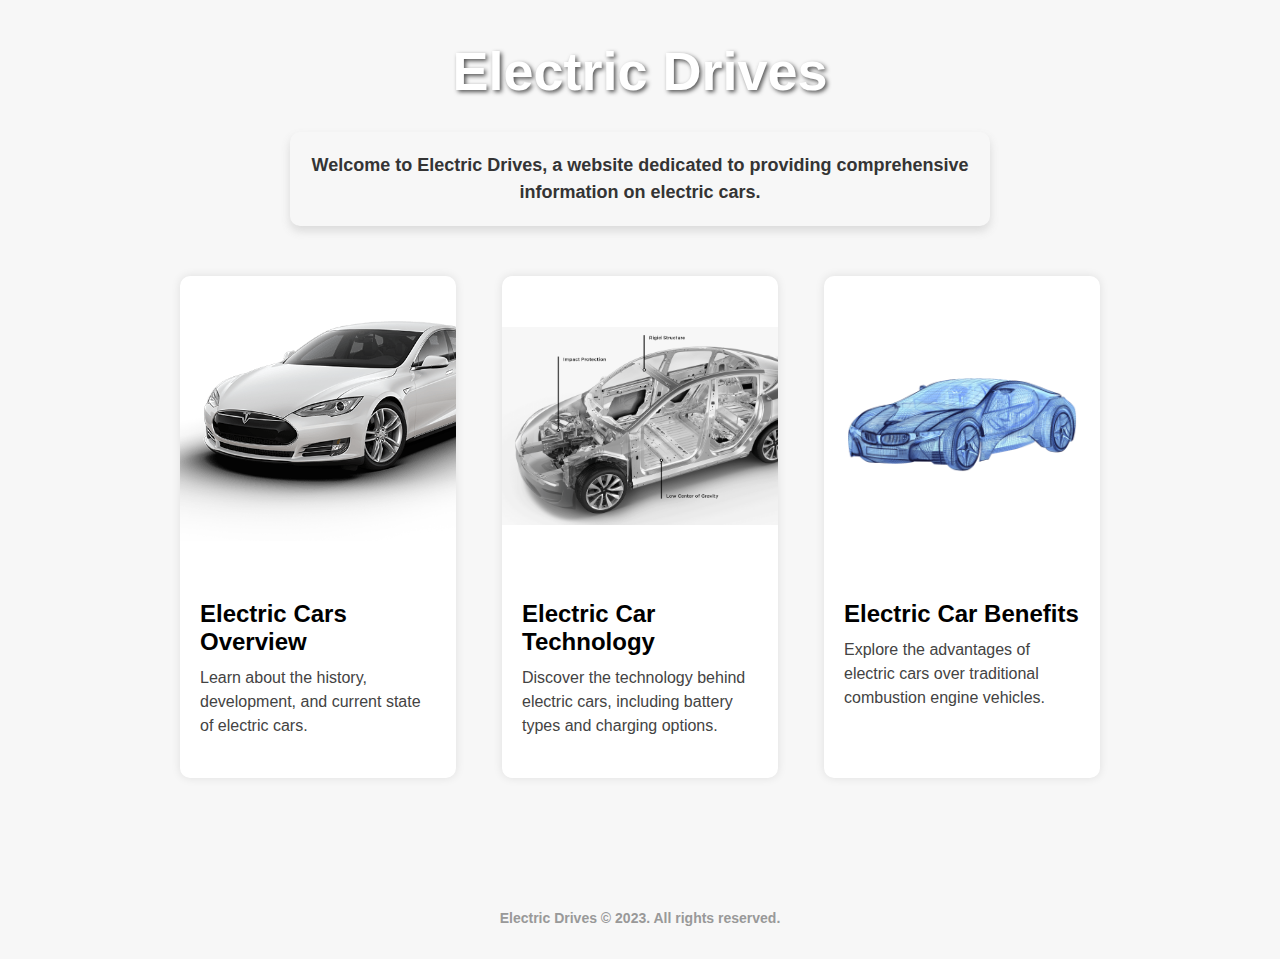
<file: index.html>
<!DOCTYPE html>
<html lang="en">
  <head>
    <meta charset="UTF-8">
    <meta name="viewport" content="width=device-width, initial-scale=1.0">
    <title>Electric Drives Homepage</title>
    <link rel="stylesheet" type="text/css" href="style/style.css">
  </head>
  <body>
    <div class="container">
      <h1>Electric Drives</h1>
      <p class="startp">Welcome to Electric Drives, a website dedicated to providing comprehensive information on electric cars.</p>
      <div class="card-container">
        <div class="card">
          <a href="overview.html">
            <img id="img1" src="assets/electric-car-overview.png" alt="Electric Cars Overview">
            <div class="card-content">
              <h2>Electric Cars Overview</h2>
              <p>Learn about the history, development, and current state of electric cars.</p>
            </div>
          </a>
        </div>
        <div class="card">
          <a href="technology.html">
            <img src="assets/electric-car-technology.jpg" alt="Electric Car Technology">
            <div class="card-content">
              <h2>Electric Car Technology</h2>
              <p>Discover the technology behind electric cars, including battery types and charging options.</p>
            </div>
          </a>
        </div>
        <div class="card">
          <a href="benefits.html">
            <img src="assets/electric-car-benefits.jpg" alt="Electric Car Benefits">
            <div class="card-content">
              <h2>Electric Car Benefits</h2>
              <p>Explore the advantages of electric cars over traditional combustion engine vehicles.</p>
            </div>
          </a>
        </div>
      </div>
      <div class="company-info">
        <p>Electric Drives &copy; 2023. All rights reserved.</p>
      </div>
    </div>
  </body>
</html>
</file>
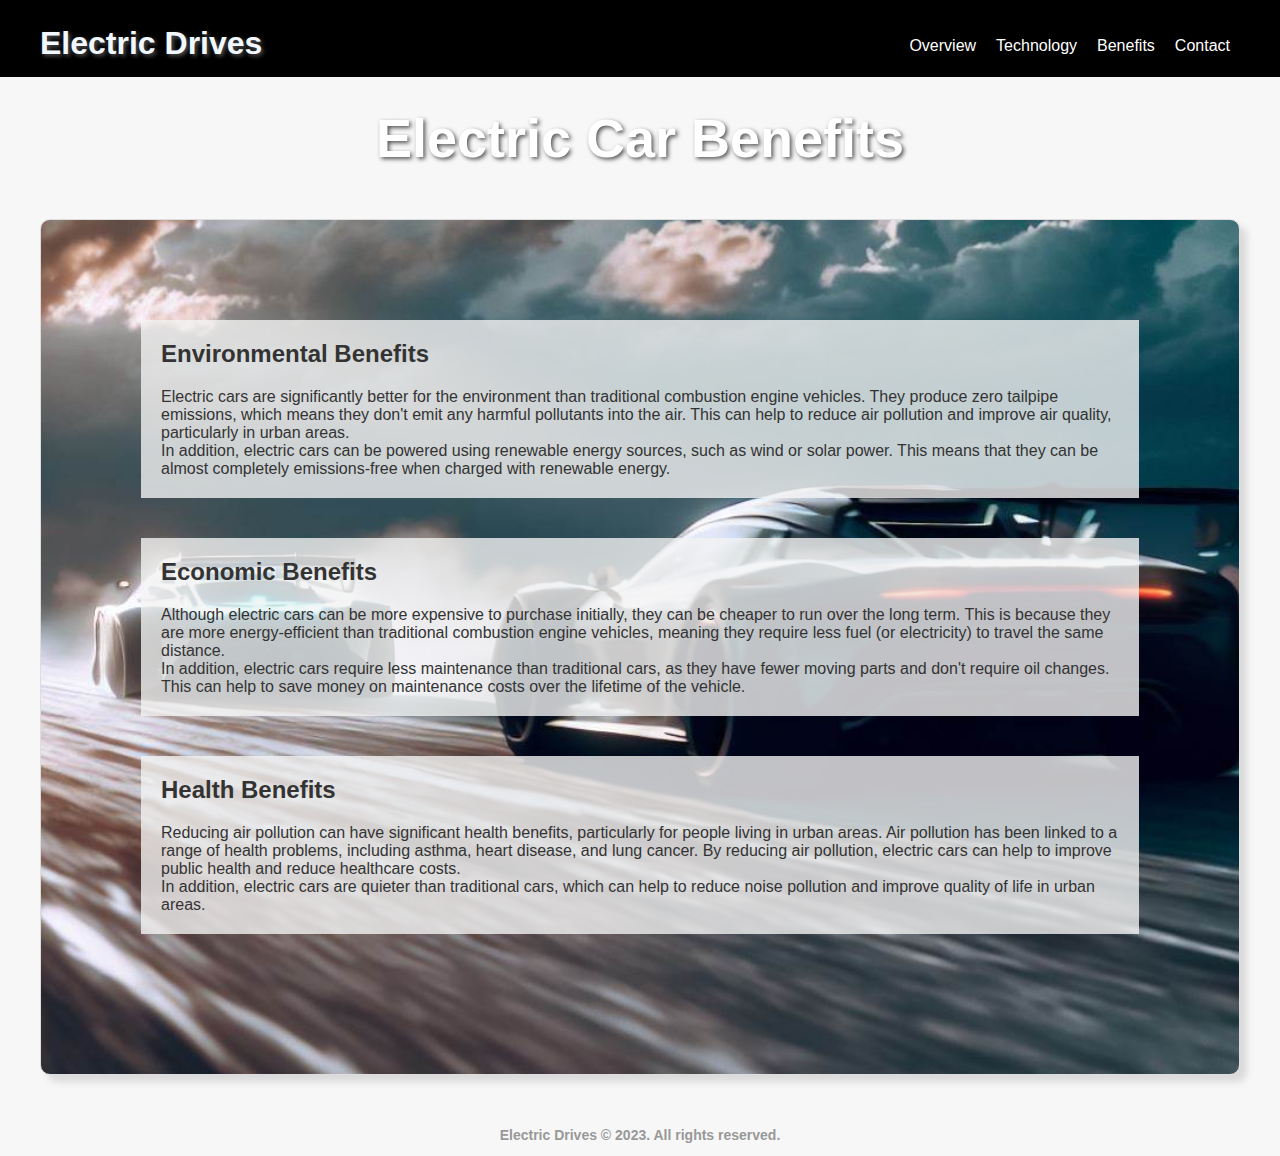
<file: benefits.html>
<!DOCTYPE html>
<html lang="en">
<head>
	<meta charset="UTF-8">
	<meta name="viewport" content="width=device-width, initial-scale=1.0">
	<title>Benefits of Electric Cars</title>
	<link rel="stylesheet" href="style/style1.css">
</head>
<body>
    <header>
        <nav>
            <div class="container1">
                <a href="index.html" class="logo">Electric Drives</a>
                <ul>
                    <li><a href="overview.html">Overview</a></li>
                    <li><a href="technology.html">Technology</a></li>
                    <li><a href="benefits.html">Benefits</a></li>
                    <li><a href="contact.html">Contact</a></li>
                </ul>
            </div>
        </nav>
    </header>

    <section class="intro">
        <div class="container">
            <h1>Electric Car Benefits</h1>
        </div>
    </section>

    <section class="benefits">
        <div class="container">
        <div class="benefit">
        <h2>Environmental Benefits</h2>
        <p>Electric cars are significantly better for the environment than traditional combustion engine vehicles. They produce zero tailpipe emissions, which means they don't emit any harmful pollutants into the air. This can help to reduce air pollution and improve air quality, particularly in urban areas.</p>
        <p>In addition, electric cars can be powered using renewable energy sources, such as wind or solar power. This means that they can be almost completely emissions-free when charged with renewable energy.</p>
        </div>
       
        <div class="benefit">
        <h2>Economic Benefits</h2>
        <p>Although electric cars can be more expensive to purchase initially, they can be cheaper to run over the long term. This is because they are more energy-efficient than traditional combustion engine vehicles, meaning they require less fuel (or electricity) to travel the same distance.</p>
        <p>In addition, electric cars require less maintenance than traditional cars, as they have fewer moving parts and don't require oil changes. This can help to save money on maintenance costs over the lifetime of the vehicle.</p>
        </div>
       
        <div class="benefit">
        <h2>Health Benefits</h2>
        <p>Reducing air pollution can have significant health benefits, particularly for people living in urban areas. Air pollution has been linked to a range of health problems, including asthma, heart disease, and lung cancer. By reducing air pollution, electric cars can help to improve public health and reduce healthcare costs.</p>
        <p>In addition, electric cars are quieter than traditional cars, which can help to reduce noise pollution and improve quality of life in urban areas.</p>
        </div>
       
        </div>
        </section>

    <div class="company-info">
        <p>Electric Drives &copy; 2023. All rights reserved.</p>
    </div>
</body>
</html>
</file>
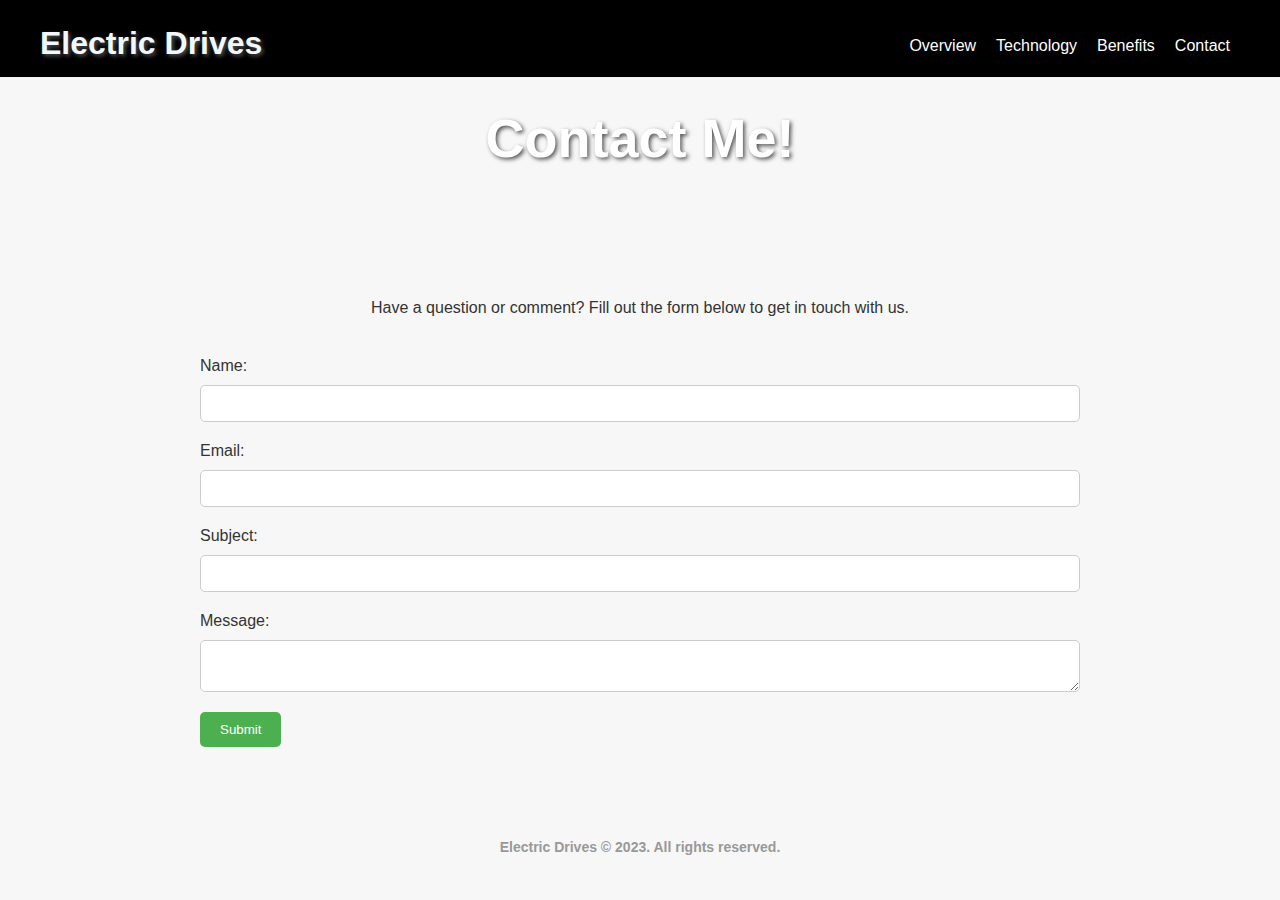
<file: contact.html>
<!DOCTYPE html>
<html lang="en">
<head>
	<meta charset="UTF-8">
	<meta name="viewport" content="width=device-width, initial-scale=1.0">
	<title>Benefits of Electric Cars</title>
	<link rel="stylesheet" href="style/style1.css">
</head>
<body>
    <header>
        <nav>
            <div class="container1">
                <a href="index.html" class="logo">Electric Drives</a>
                <ul>
                    <li><a href="overview.html">Overview</a></li>
                    <li><a href="technology.html">Technology</a></li>
                    <li><a href="benefits.html">Benefits</a></li>
                    <li><a href="contact.html">Contact</a></li>
                </ul>
            </div>
        </nav>
    </header>

    <section class="intro">
        <div class="container">
            <h1>Contact Me!</h1>
        </div>
    </section>

<section class="contact">
    <div class="container2">
        <p>Have a question or comment? Fill out the form below to get in touch with us.</p>
        <form action="#" method="POST">
            <div class="form-group">
                <label for="name">Name:</label>
                <input type="text" id="name" name="name" required>
            </div>
            <div class="form-group">
                <label for="email">Email:</label>
                <input type="email" id="email" name="email" required>
            </div>
            <div class="form-group">
                <label for="subject">Subject:</label>
                <input type="text" id="subject" name="subject" required>
            </div>
            <div class="form-group">
                <label for="message">Message:</label>
                <textarea id="message" name="message" required></textarea>
            </div>
            <button type="submit">Submit</button>
        </form>
    </div>
</section>


        <div class="company-info">
            <p>Electric Drives &copy; 2023. All rights reserved.</p>
        </div>
    </body>
</html>
</file>
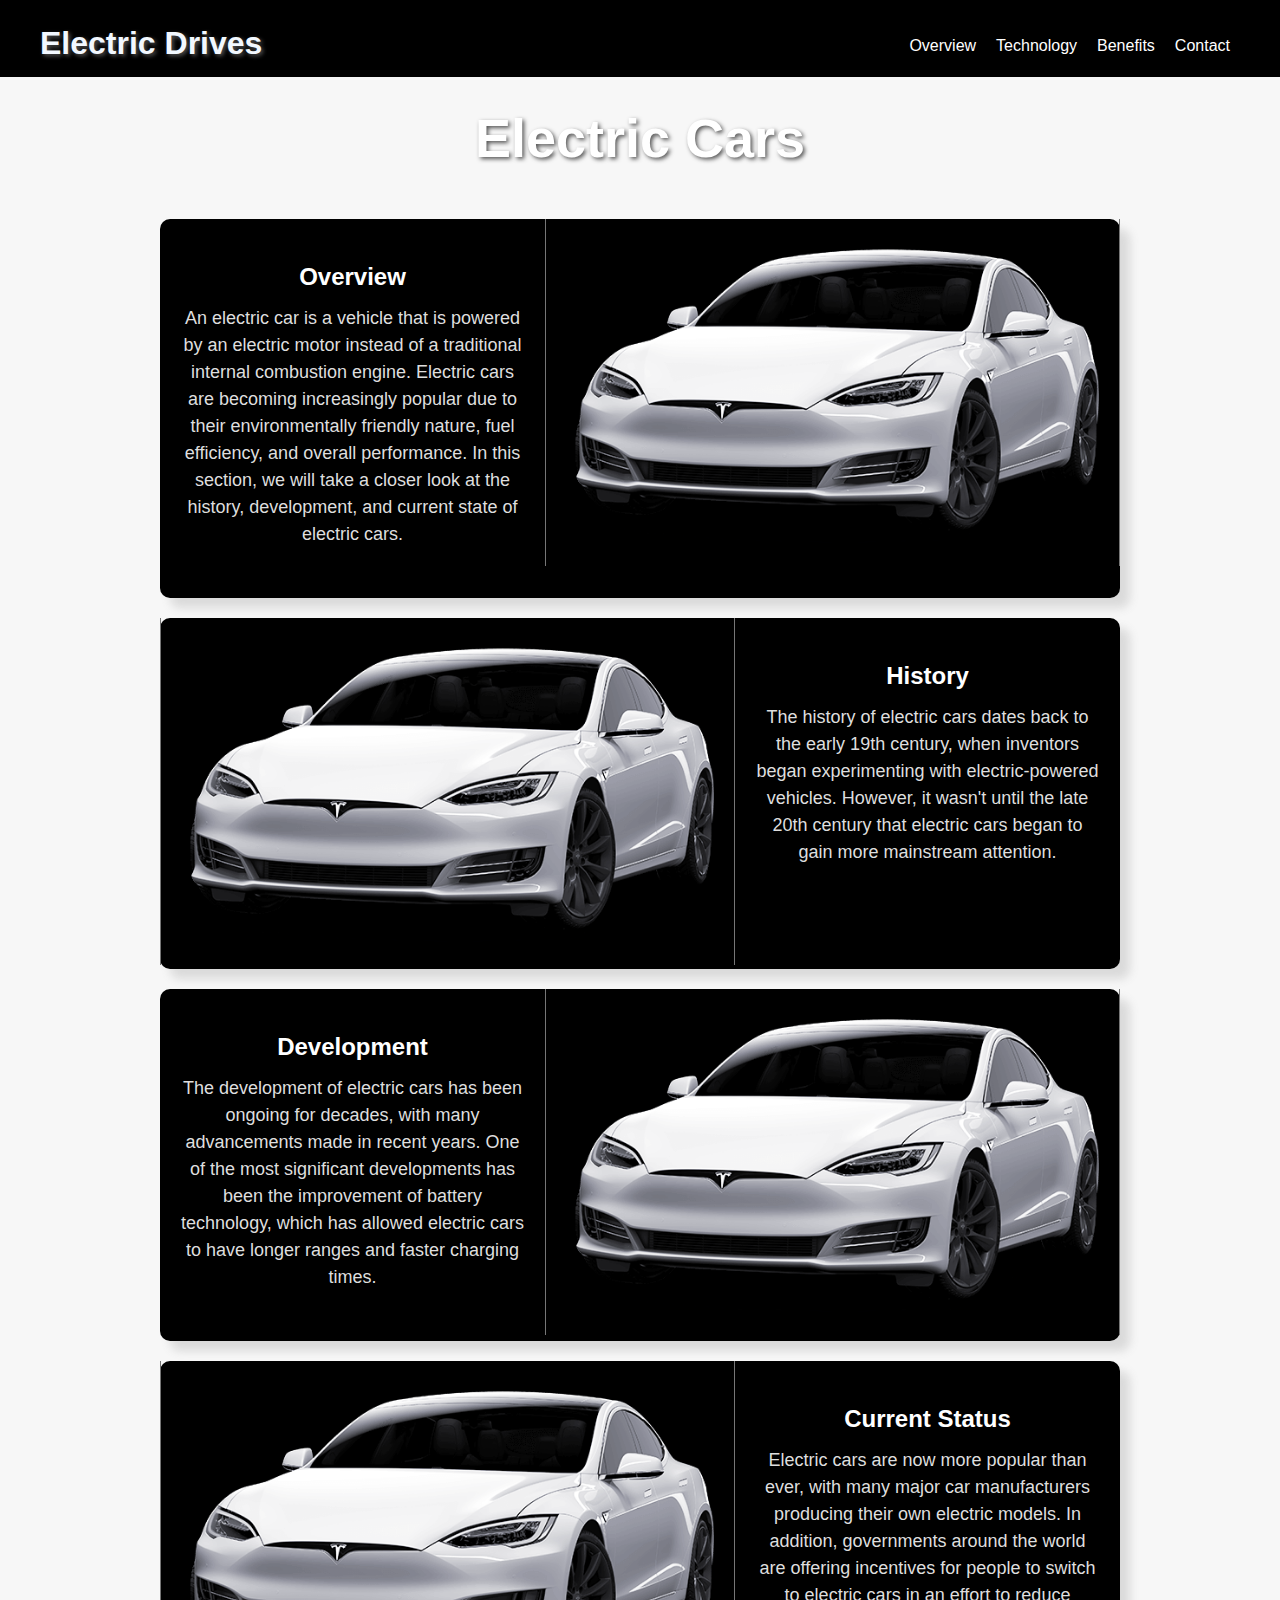
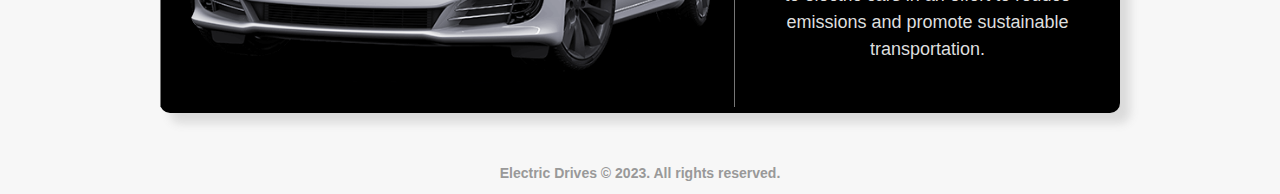
<file: overview.html>
<!DOCTYPE html>
<html lang="en">
<head>
    <meta charset="UTF-8">
    <meta name="viewport" content="width=device-width, initial-scale=1.0">
    <title>Electric Cars Overview | Electric Drives</title>
    <link rel="stylesheet" href="style/style1.css">
</head>
<body>
    <header>
        <nav>
            <div class="container1">
                <a href="index.html" class="logo">Electric Drives</a>
                <ul>
                    <li><a href="overview.html">Overview</a></li>
                    <li><a href="technology.html">Technology</a></li>
                    <li><a href="benefits.html">Benefits</a></li>
                    <li><a href="contact.html">Contact</a></li>
                </ul>
            </div>
        </nav>
    </header>

    <section class="intro">
        <div class="container">
            <h1>Electric Cars</h1>
        </div>
    </section>

    <div class="card">
        <div class="card-text">
          <h3>Overview</h3>
          <p>An electric car is a vehicle that is powered by an electric motor instead of a traditional internal combustion engine. Electric cars are becoming increasingly popular due to their environmentally friendly nature, fuel efficiency, and overall performance. In this section, we will take a closer look at the history, development, and current state of electric cars.</p>
        </div>
        <div class="card-image">
          <img src="assets/car.png" alt="Card Image">
        </div>
    </div>

    <div class="card2">
        <div class="card-text">
          <h3>History</h3>
          <p>The history of electric cars dates back to the early 19th century, when inventors began experimenting with electric-powered vehicles. However, it wasn't until the late 20th century that electric cars began to gain more mainstream attention.</p>
        </div>
        <div class="card-image">
          <img src="assets/car.png" alt="Card Image">
        </div>
    </div>

    <div class="card">
        <div class="card-text">
          <h3>Development</h3>
          <p>The development of electric cars has been ongoing for decades, with many advancements made in recent years. One of the most significant developments has been the improvement of battery technology, which has allowed electric cars to have longer ranges and faster charging times.</p>
        </div>
        <div class="card-image">
          <img src="assets/car.png" alt="Card Image">
        </div>
    </div>
    
    <div class="card2">
        <div class="card-text">
          <h3>Current Status</h3>
          <p>Electric cars are now more popular than ever, with many major car manufacturers producing their own electric models. In addition, governments around the world are offering incentives for people to switch to electric cars in an effort to reduce emissions and promote sustainable transportation.</p>
        </div>
        <div class="card-image">
          <img src="assets/car.png" alt="Card Image">
        </div>
    </div>

    <div class="company-info">
        <p>Electric Drives &copy; 2023. All rights reserved.</p>
      </div>
</body>
</html>
</file>
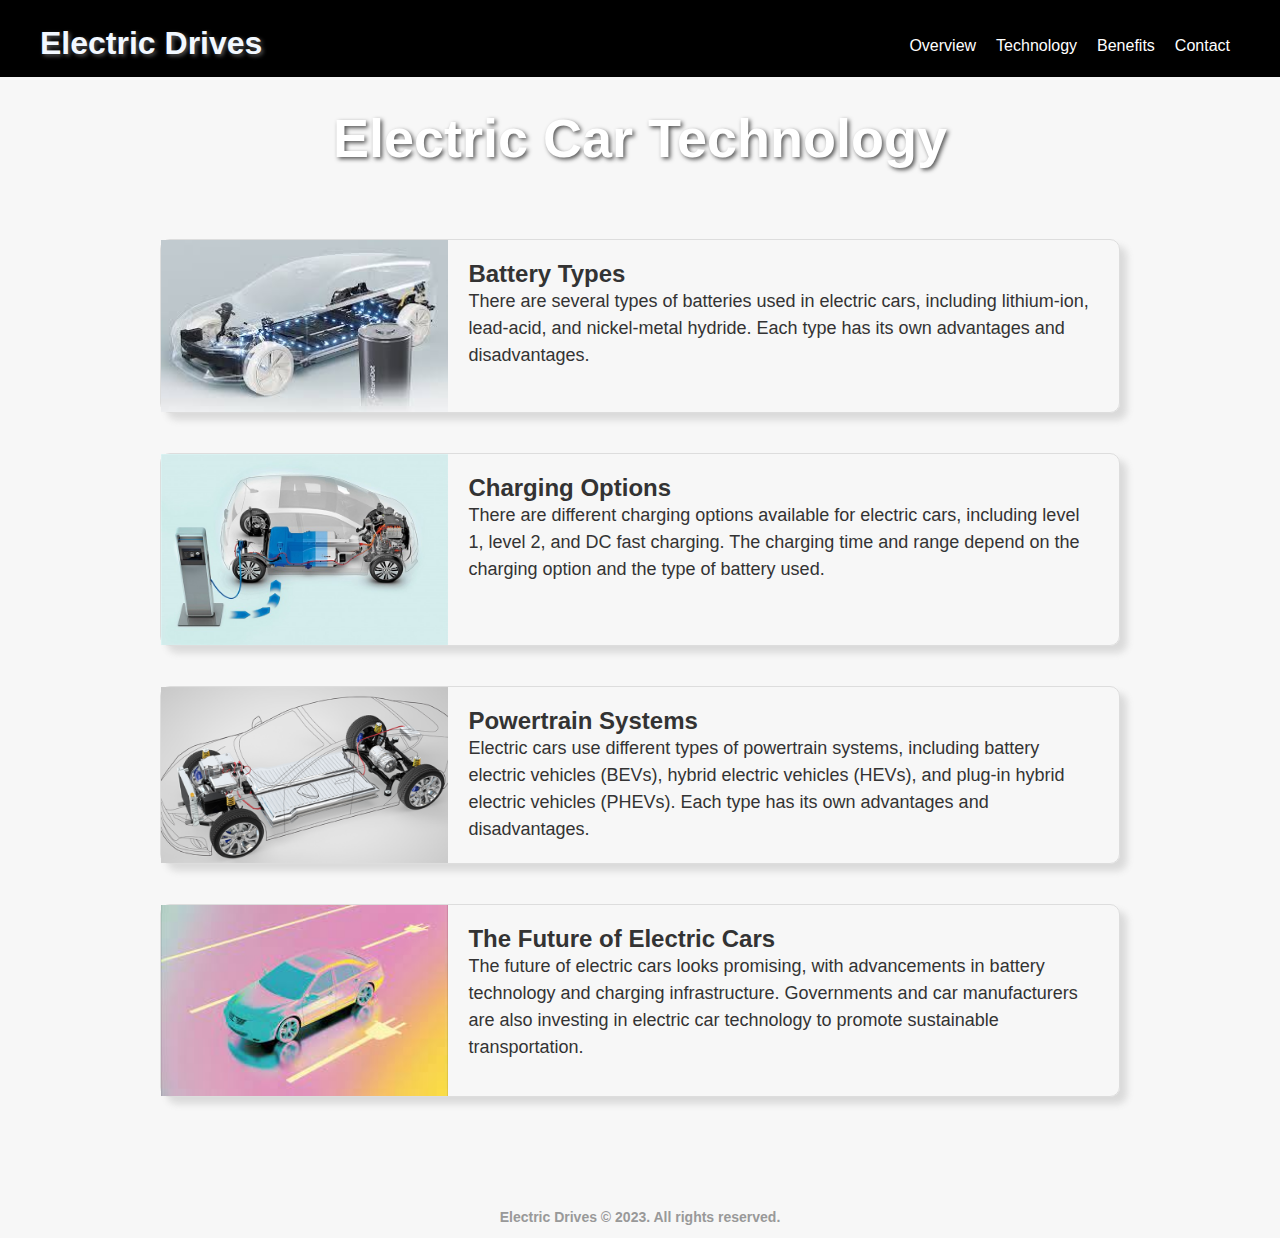
<file: technology.html>
<!DOCTYPE html>
<html lang="en">
<head>
    <meta charset="UTF-8">
    <meta name="viewport" content="width=device-width, initial-scale=1.0">
    <title>Electric Cars Overview | Electric Drives</title>
    <link rel="stylesheet" href="style/style1.css">
</head>
<body>
    <header>
        <nav>
            <div class="container1">
                <a href="index.html" class="logo">Electric Drives</a>
                <ul>
                    <li><a href="overview.html">Overview</a></li>
                    <li><a href="technology.html">Technology</a></li>
                    <li><a href="benefits.html">Benefits</a></li>
                    <li><a href="contact.html">Contact</a></li>
                </ul>
            </div>
        </nav>
    </header>

    <section class="intro">
        <div class="container">
            <h1>Electric Car Technology</h1>
        </div>
    </section>

    <div class="container">
        <div class="card1">
          <img src="assets/battery.jpg" alt="Battery">
          <div class="card-content1">
            <h2>Battery Types</h2>
            <p>There are several types of batteries used in electric cars, including lithium-ion, lead-acid, and nickel-metal hydride. Each type has its own advantages and disadvantages.</p>
          </div>
        </div>
        <div class="card1">
          <img src="assets/charging.jpg" alt="Charging">
          <div class="card-content1">
            <h2>Charging Options</h2>
            <p>There are different charging options available for electric cars, including level 1, level 2, and DC fast charging. The charging time and range depend on the charging option and the type of battery used.</p>
          </div>
        </div>
        <div class="card1">
          <img src="assets/powertrain.jpg" alt="Powertrain">
          <div class="card-content1">
            <h2>Powertrain Systems</h2>
            <p>Electric cars use different types of powertrain systems, including battery electric vehicles (BEVs), hybrid electric vehicles (HEVs), and plug-in hybrid electric vehicles (PHEVs). Each type has its own advantages and disadvantages.</p>
          </div>
        </div>
        <div class="card1">
          <img src="assets/future.jpg" alt="Future">
          <div class="card-content1">
            <h2>The Future of Electric Cars</h2>
            <p>The future of electric cars looks promising, with advancements in battery technology and charging infrastructure. Governments and car manufacturers are also investing in electric car technology to promote sustainable transportation.</p>
          </div>
        </div>
    </div>

    

    <div class="company-info">
        <p>Electric Drives &copy; 2023. All rights reserved.</p>
    </div>
</body>
</html>
</file>
<file: style/style1.css>
* {
    margin: 0;
    padding: 0;
    box-sizing: border-box;
}

/* Body Styles */
body {
    font-family: 'Roboto', sans-serif;
    background-color: #f7f7f7;
    color: #333;
}
  
.container1 {
    display: flex;
    justify-content: space-between;
    align-items: center;
    padding: 20px 40px 5px 40px;
    background-color: black;
}

.container {
    max-width: 1200px;
    margin: 0 auto;
    padding: 20px;
}

.logo {
    font-size: 32px;
    font-weight: bold;
    margin-top: 5px;
    margin-bottom: 10px;
    text-shadow: 2px 2px 4px #555;
    color: #f2f8ff;
}

nav ul {
    list-style: none;
    margin: 0;
    padding: 0;
    display: flex;
}

nav li {
    margin: 0 10px;
}

nav a {
    text-decoration: none;
    color: #ffffff;
}

/* Body */

/* Heading Styles */
h1 {
    text-align: center;
    font-size: 54px;
    font-weight: bold;
    margin-top: 10px;
    margin-bottom: 30px;
    text-shadow: 2px 2px 4px #555;
    color: #fff;
}

  .card {
    max-width: 960px;
    margin: auto;
    display: flex;
    flex-direction: row;
    background-color: #000000;
    box-shadow: 10px 10px 10px rgba(107, 107, 107, 0.2);
    margin-bottom: 20px;
    border-radius: 10px;
  }
  
  .card2 {
    max-width: 960px;
    margin: auto;
    display: flex;
    flex-direction: row;
    background-color: #000000;
    box-shadow: 10px 10px 10px rgba(107, 107, 107, 0.2);
    margin-bottom: 20px;
    border-radius: 10px;
    flex-direction: row-reverse;
  }

  .card-text {
    flex: 3;
    font-weight: 500;
    font-size: 18px;
    line-height: 1.5;
    color: #dedede;
    margin: 20px auto 30px auto;
    text-align: center;
    padding: 20px;
    border-radius: 10px;
  }

  h3 {
    font-weight: 800;
    font-size: 24px;
    padding-bottom: 10px;
    color: #fff;
  }
  
  .card-image {
    flex: 5;
  }
  
  .card-image img {
    width: 100%;
    height: auto;
    border-left: 1px solid #767676;
    border-right: 1px solid #767676;
  }


  .card1 {
    max-width: 960px;
    margin: auto;
    display: flex;
    flex-direction: row;
    box-shadow: 7px 7px 7px rgba(107, 107, 107, 0.2);
    margin-bottom: 40px;
    border-radius: 10px;
    border: 1px solid #ddd;
  }
  
  .card1 img {
    flex: 3;
    max-width: 30%;
    object-fit: cover;
  }
  
  .card-content1 {
    flex: 5;
    padding: 20px;
    width: 50%;
  }
  
  .card-content1 h2 {
    margin-top: 0;
  }
  
  .card-content1 p {
    font-size: 18px;
    line-height: 1.5;
  }
  
  @media screen and (max-width: 767px) {
    .card1 {
      flex-direction: column;
    }
    
    .card1 img {
      width: 100%;
    }
    
    .card-content1 {
      width: 100%;
    }
  }


  
.benefits {
    background-image: url(../assets/background_benefits.jpg);
    background-size: cover;
    background-position: center;
    padding: 80px 80px 80px 80px;
    max-width: 1200px;
    margin: auto;
    display: flex;
    flex-direction: row;
    box-shadow: 7px 7px 7px rgba(107, 107, 107, 0.2);
    margin-bottom: 40px;
    border-radius: 10px;
    border: 1px solid #ddd;
}

.benefit {
    background-color: #f4f4f4ca;
    margin-bottom: 40px;
    padding: 20px;
    transition: all 0.3s ease-in-out;
}

.benefit:hover {
    transform: scale(1.02);
}

.benefit h2 {
    margin-bottom: 20px;
}

.benefit p:last-of-type {
    margin-bottom: 0;
}


/* Contact styles */
.container2 {
    padding: 40px 40px 0px 40px;
    max-width: 960px;
    margin: 0 auto;
}
.contact {
    padding: 40px 0;
}

.contact h2 {
    margin-bottom: 20px;
}

.contact p {
    text-align: center;
    margin-bottom: 40px;
}

.form-group {
    display: flex;
    flex-direction: column;
    margin-bottom: 20px;
}

.form-group label {
    margin-bottom: 10px;
}

.form-group input[type="text"],
.form-group input[type="email"],
.form-group textarea {
    padding: 10px;
    border: 1px solid #ccc;
    border-radius: 5px;
}

.form-group textarea {
    resize: vertical;
}

button[type="submit"] {
    background-color: #4CAF50;
    color: white;
    padding: 10px 20px;
    border: none;
    border-radius: 5px;
    cursor: pointer;
}

button[type="submit"]:hover {
    background-color: #3e8e41;
}



 /* Company Information Styles */
  .company-info {
    margin-top: 50px;
    text-align: center;
    font-size: 14px;
    color: #999;
    line-height: 1.5;
  }
  
  .company-info p:first-child {
    margin-bottom: 10px;
    font-weight: bold;
  }
  
  .company-info a {
    color: #999;
    text-decoration: none;
    transition: color 0.2s ease-in-out;
  }
  
  .company-info a:hover {
    color: #333;
  }
</file>
<file: style/style.css>
/* Reset Styles */
* {
    margin: 0;
    padding: 0;
    box-sizing: border-box;
  }
  
  /* Body Styles */
  body {
    font-family: 'Roboto', sans-serif;
    background-color: #f7f7f7;
    color: #333;
  }
  
  /* Container Styles */
  .container {
    max-width: 960px;
    margin: 0 auto;
    padding: 20px;
  }
  
  /* Heading Styles */
  h1 {
    text-align: center;
    font-size: 54px;
    font-weight: bold;
    margin-top: 20px;
    margin-bottom: 30px;
    text-shadow: 2px 2px 4px #555;
    color: #fff;
  }

  .startp {
    font-weight: 600;
    font-size: 18px;
    line-height: 1.5;
    color: #343434;
    margin: 20px auto 50px auto;
    max-width: 700px;
    text-align: center;
    padding: 20px;
    box-shadow: 0px 5px 10px rgba(107, 107, 107, 0.2);
    border-radius: 10px;

  }
  
  /* Card Styles */
  .card-container {
    display: flex;
    justify-content: space-between;
    flex-wrap: wrap;
  }
  
  .card {
    width: 30%;
    margin-bottom: 80px;
    box-shadow: 0px 0px 10px rgba(0, 0, 0, 0.1);
    background-color: #ffffff;
    border-radius: 10px;
    overflow: hidden;
    transition: transform 0.3s ease-in-out;
  }
  
  .card:hover {
    transform: scale(1.03);
  }
  
  .card img {
    width: 100%;
    height: 300px;
    object-fit: contain;
  }
  #img1 {
    width: 100%;
    height: 300px;
    object-fit: cover;
  }
  
  .card-content {
    padding: 20px;
  }

  a {
    text-decoration: none;
  }
  
  .card-content h2 {
    margin-top: 0;
    font-size: 24px;
    margin-bottom: 10px;
    color: #000000;
  }
  
  .card-content p {
    font-size: 16px;
    line-height: 1.5;
    color: #434343;
    margin-bottom: 20px;
  }
  
  .card-content a {
    color: #000000;
    text-decoration: none;
    font-weight: bold;
    transition: color 0.2s ease-in-out;
  }
  
  .card-content a:hover {
    color: #040404;
  }
  
  /* Company Information Styles */
  .company-info {
    margin-top: 50px;
    text-align: center;
    font-size: 14px;
    color: #999;
    line-height: 1.5;
  }
  
  .company-info p:first-child {
    margin-bottom: 10px;
    font-weight: bold;
  }
  
  .company-info a {
    color: #999;
    text-decoration: none;
    transition: color 0.2s ease-in-out;
  }
  
  .company-info a:hover {
    color: #333;
  }
  
  /*---------------*/
</file>
